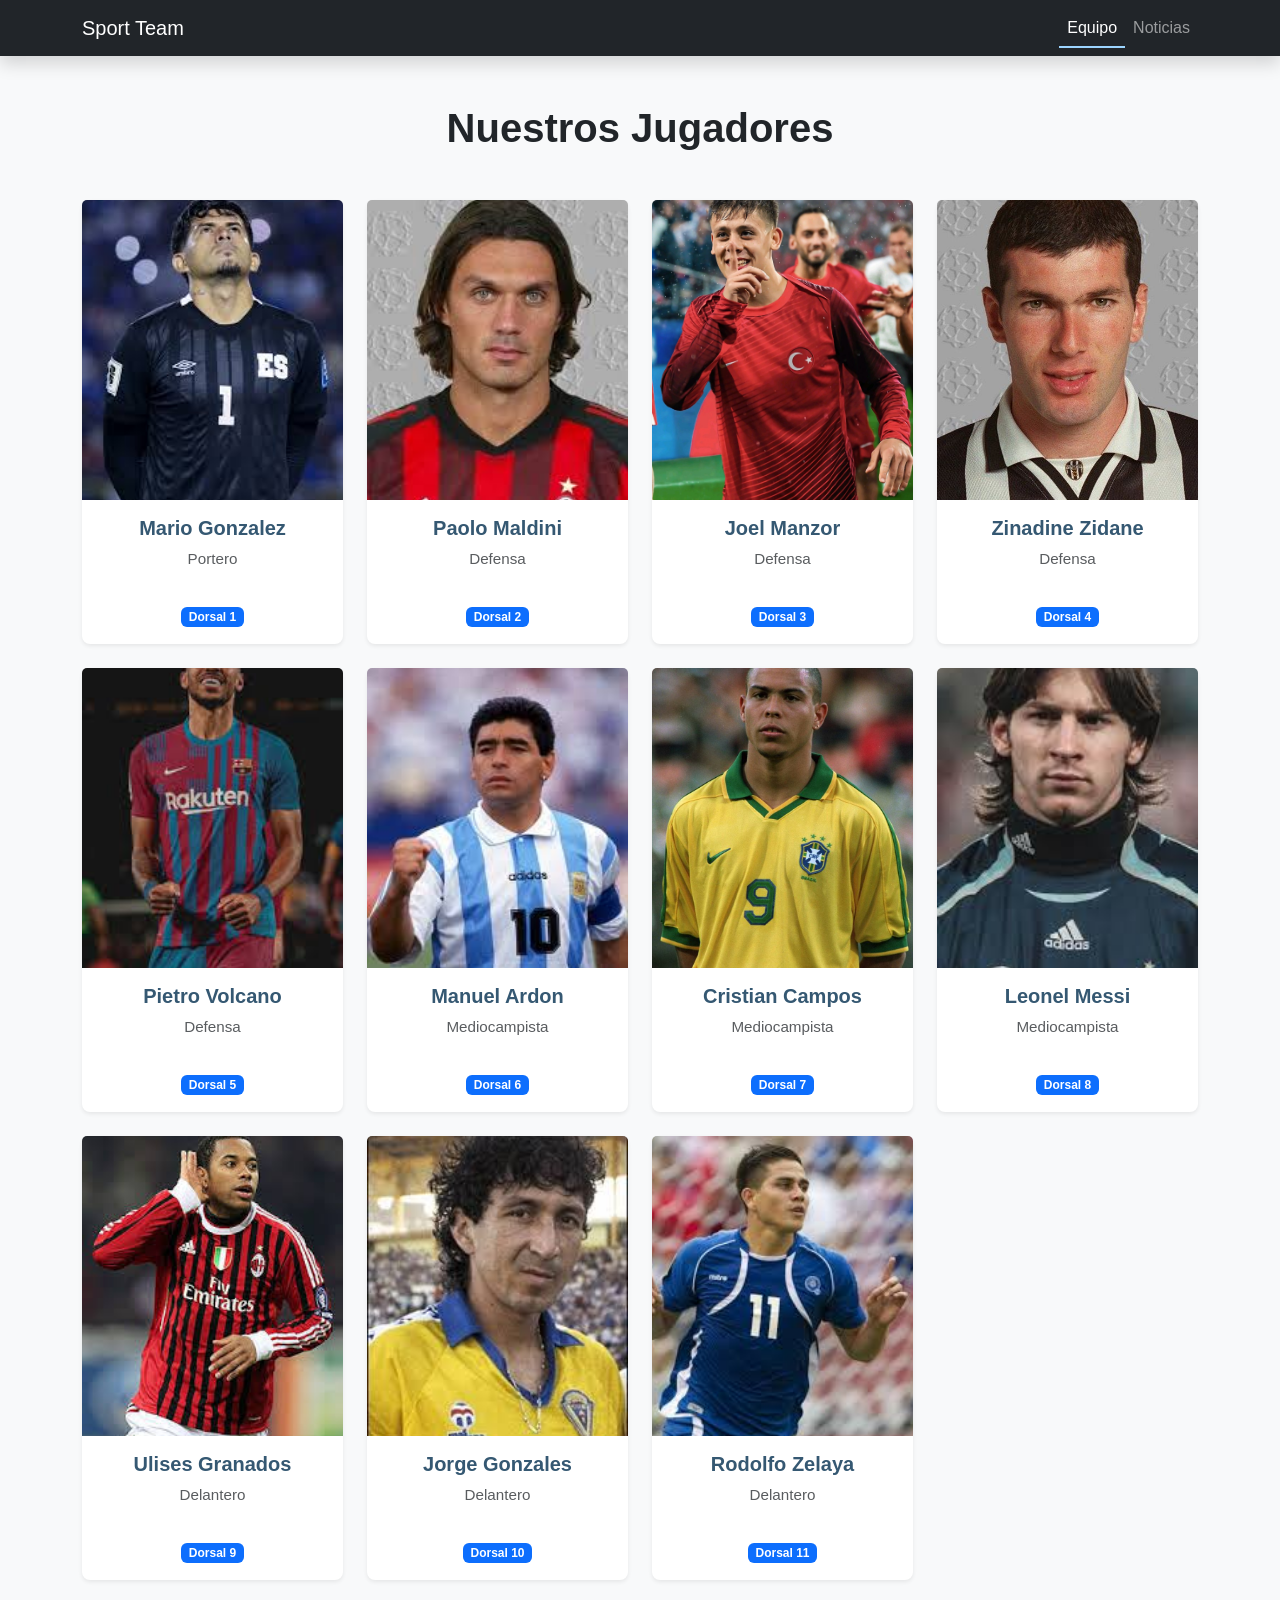
<file: equipo.html>
<!DOCTYPE html>
<html lang="es">

<head>
    <meta charset="UTF-8">
    <meta name="viewport" content="width=device-width, initial-scale=1.0">
    <title>Primer equipo - Sport Team</title>

    <link href="https://cdn.jsdelivr.net/npm/bootstrap@5.3.0/dist/css/bootstrap.min.css" rel="stylesheet">
    
    <link rel="stylesheet" href="assets/css/index.css">

    <style>
        /* Estilos para que las fotos se vean uniformes y profesionales */
        .card-img-top {
            height: 300px;
            object-fit: cover;
            background-color: #f0f0f0;
        }
        .card {
            transition: transform 0.2s;
            border: none;
        }
        .card:hover {
            transform: scale(1.03);
            z-index: 1;
        }
    </style>
</head>

<body class="bg-light">

    <nav class="navbar navbar-expand-lg navbar-dark bg-dark mb-5 shadow">
        <div class="container">
            <a class="navbar-brand" href="index.html">Sport Team</a>
            <div class="navbar-nav">
                <a class="nav-link active" href="equipo.html">Equipo</a>
                <a class="nav-link" href="noticias.html">Noticias</a>
            </div>
        </div>
    </nav>

    <div class="container">
        <h1 class="text-center mb-5 fw-bold">Nuestros Jugadores</h1>

        <div class="row">
            
            <div class="col-12 col-sm-6 col-md-4 col-lg-3 mb-4">
                <div class="card shadow-sm h-100">
                    <img src="assets/img/jug1.jpg" class="card-img-top" alt="Portero">
                    <div class="card-body text-center">
                        <h5 class="card-title">Mario Gonzalez</h5>
                        <p class="card-text text-muted">Portero</p>
                        <span class="badge bg-primary">Dorsal 1</span>
                    </div>
                </div>
            </div>

            <div class="col-12 col-sm-6 col-md-4 col-lg-3 mb-4">
                <div class="card shadow-sm h-100">
                    <img src="assets/img/jug2.jpg" class="card-img-top" alt="Portero">
                    <div class="card-body text-center">
                        <h5 class="card-title">Paolo Maldini</h5>
                        <p class="card-text text-muted">Defensa</p>
                        <span class="badge bg-primary">Dorsal 2</span>
                    </div>
                </div>
            </div>

             <div class="col-12 col-sm-6 col-md-4 col-lg-3 mb-4">
                <div class="card shadow-sm h-100">
                    <img src="assets/img/jug3.jpg" class="card-img-top" alt="Portero">
                    <div class="card-body text-center">
                        <h5 class="card-title">Joel Manzor</h5>
                        <p class="card-text text-muted">Defensa</p>
                        <span class="badge bg-primary">Dorsal 3</span>
                    </div>
                </div>
            </div>

            <div class="col-12 col-sm-6 col-md-4 col-lg-3 mb-4">
                <div class="card shadow-sm h-100">
                    <img src="assets/img/jug4.jpg" class="card-img-top" alt="Defensa">
                    <div class="card-body text-center">
                        <h5 class="card-title">Zinadine Zidane</h5>
                        <p class="card-text text-muted">Defensa</p>
                        <span class="badge bg-primary">Dorsal 4</span>
                    </div>
                </div>
            </div>

              <div class="col-12 col-sm-6 col-md-4 col-lg-3 mb-4">
                <div class="card shadow-sm h-100">
                    <img src="assets/img/jug5.jpg" class="card-img-top" alt="Defensa">
                    <div class="card-body text-center">
                        <h5 class="card-title">Pietro Volcano</h5>
                        <p class="card-text text-muted">Defensa</p>
                        <span class="badge bg-primary">Dorsal 5</span>
                    </div>
                </div>
            </div>

             <div class="col-12 col-sm-6 col-md-4 col-lg-3 mb-4">
                <div class="card shadow-sm h-100">
                    <img src="assets/img/jug6.jpg" class="card-img-top" alt="Defensa">
                    <div class="card-body text-center">
                        <h5 class="card-title">Manuel Ardon</h5>
                        <p class="card-text text-muted">Mediocampista</p>
                        <span class="badge bg-primary">Dorsal 6</span>
                    </div>
                </div>
            </div>

            <div class="col-12 col-sm-6 col-md-4 col-lg-3 mb-4">
                <div class="card shadow-sm h-100">
                    <img src="assets/img/jug7.jpg" class="card-img-top" alt="Defensa">
                    <div class="card-body text-center">
                        <h5 class="card-title">Cristian Campos</h5>
                        <p class="card-text text-muted">Mediocampista</p>
                        <span class="badge bg-primary">Dorsal 7</span>
                    </div>
                </div>
            </div>

            <div class="col-12 col-sm-6 col-md-4 col-lg-3 mb-4">
                <div class="card shadow-sm h-100">
                    <img src="assets/img/jug8.jpg" class="card-img-top" alt="Mediocampista">
                    <div class="card-body text-center">
                        <h5 class="card-title">Leonel Messi</h5>
                        <p class="card-text text-muted">Mediocampista</p>
                        <span class="badge bg-primary">Dorsal 8</span>
                    </div>
                </div>
            </div>

<div class="col-12 col-sm-6 col-md-4 col-lg-3 mb-4">
                <div class="card shadow-sm h-100">
                    <img src="assets/img/jug9.jpg" class="card-img-top" alt="Defensa">
                    <div class="card-body text-center">
                        <h5 class="card-title">Ulises Granados</h5>
                        <p class="card-text text-muted">Delantero</p>
                        <span class="badge bg-primary">Dorsal 9</span>
                    </div>
                </div>
            </div>

            <div class="col-12 col-sm-6 col-md-4 col-lg-3 mb-4">
                <div class="card shadow-sm h-100">
                    <img src="assets/img/jug10.jpg" class="card-img-top" alt="Jorge Gonzales">
                    <div class="card-body text-center">
                        <h5 class="card-title">Jorge Gonzales</h5>
                        <p class="card-text text-muted">Delantero</p>
                        <span class="badge bg-primary">Dorsal 10</span>
                    </div>
                </div>
            </div>

            <div class="col-12 col-sm-6 col-md-4 col-lg-3 mb-4">
                <div class="card shadow-sm h-100">
                    <img src="assets/img/jug11.jpg" class="card-img-top" alt="Jorge Gonzales">
                    <div class="card-body text-center">
                        <h5 class="card-title">Rodolfo Zelaya</h5>
                        <p class="card-text text-muted">Delantero</p>
                        <span class="badge bg-primary">Dorsal 11</span>
                    </div>
                </div>
            </div>

        </div> </div> <script src="https://cdn.jsdelivr.net/npm/bootstrap@5.3.0/dist/js/bootstrap.bundle.min.js"></script>
</body>
</html>
</file>
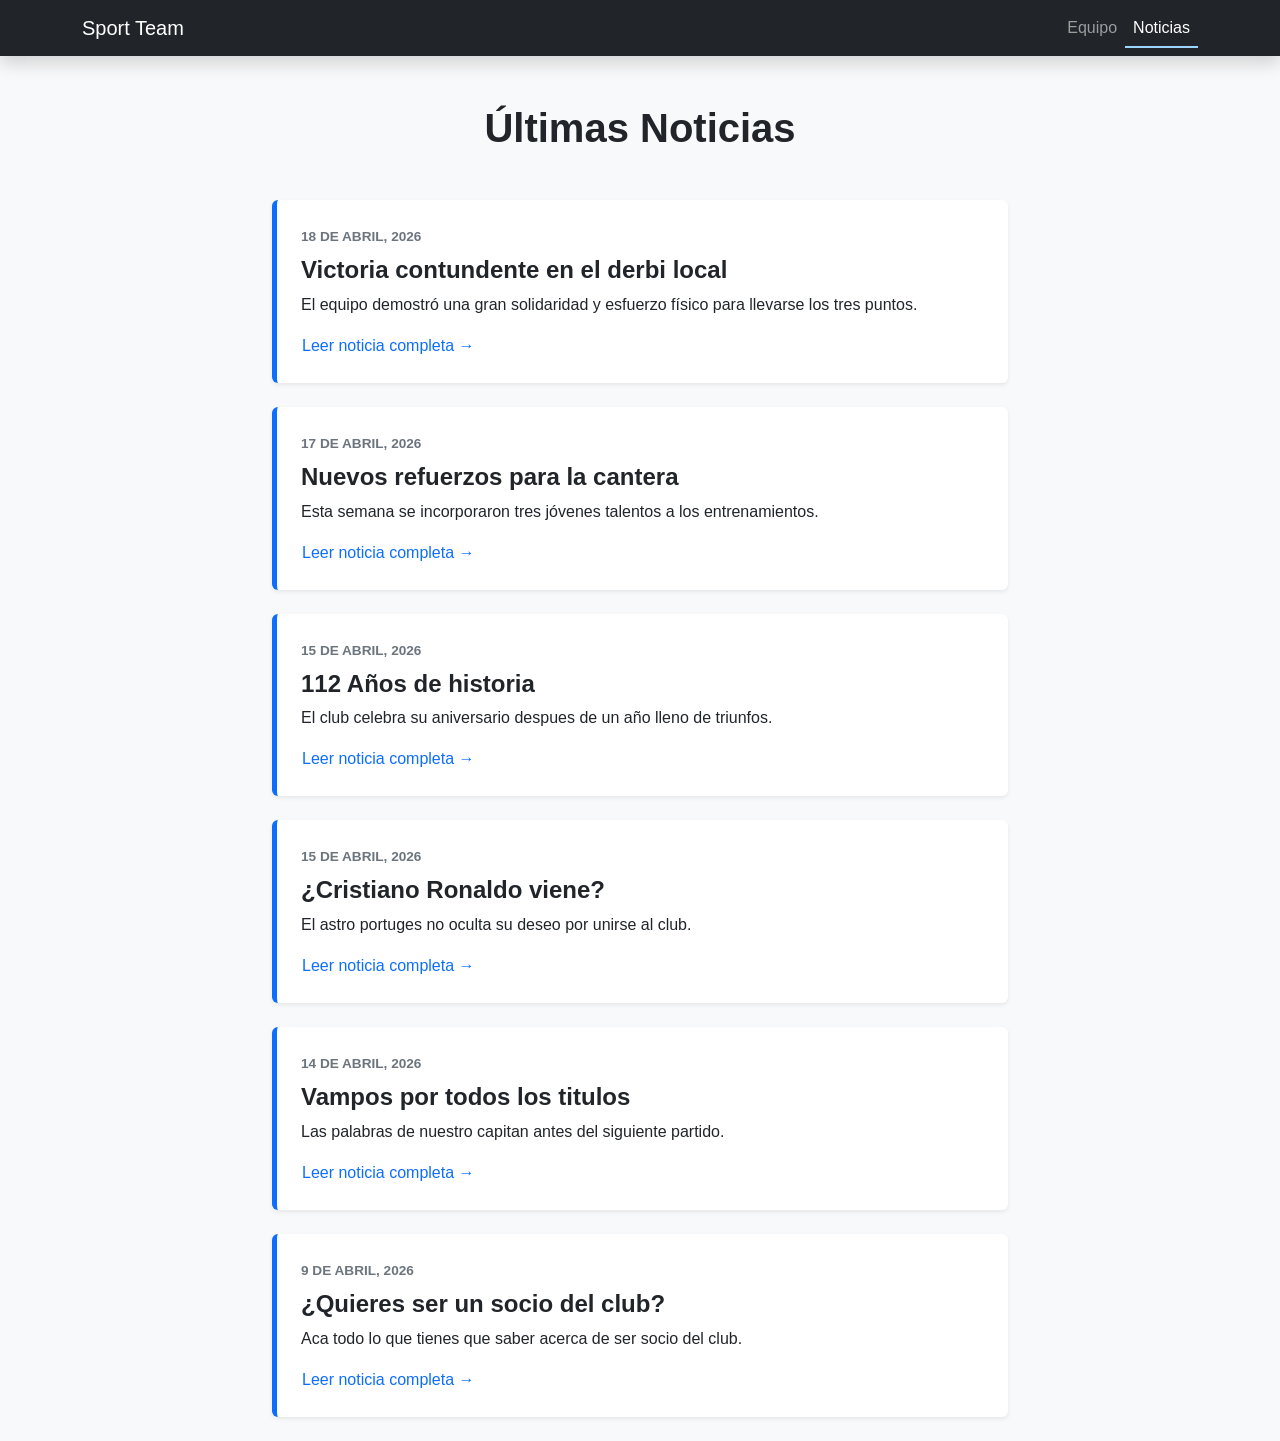
<file: noticias.html>
<!DOCTYPE html>
<html lang="es">
<head>
    <meta charset="UTF-8">
    <meta name="viewport" content="width=device-width, initial-scale=1.0">
    <title>Noticias - Sport Team</title>

    <link href="https://cdn.jsdelivr.net/npm/bootstrap@5.3.0/dist/css/bootstrap.min.css" rel="stylesheet">
    
    <link rel="stylesheet" href="assets/css/index.css">

    <style>
        .noticia-item {
            border-left: 5px solid #0d6efd;
            transition: all 0.3s ease;
            background-color: white;
        }
        .noticia-item:hover {
            background-color: #f8f9fa;
            transform: translateX(10px);
        }
        .fecha-noticia {
            font-size: 0.85rem;
            color: #6c757d;
            font-weight: bold;
        }
    </style>
</head>
<body class="bg-light">

    <nav class="navbar navbar-expand-lg navbar-dark bg-dark mb-5 shadow">
        <div class="container">
            <a class="navbar-brand" href="index.html">Sport Team</a>
            <div class="navbar-nav">
                <a class="nav-link" href="equipo.html">Equipo</a>
                <a class="nav-link active" href="noticias.html">Noticias</a>
            </div>
        </div>
    </nav>

    <div class="container">
        <div class="row justify-content-center">
            <div class="col-lg-8">
                <h1 class="mb-5 fw-bold text-center">Últimas Noticias</h1>

                <article class="noticia-item p-4 mb-4 shadow-sm rounded">
                    <span class="fecha-noticia">18 DE ABRIL, 2026</span>
                    <h2 class="h4 mt-2 fw-bold">Victoria contundente en el derbi local</h2>
                    <p>El equipo demostró una gran solidaridad y esfuerzo físico para llevarse los tres puntos.</p>
                    <a href="#" class="btn btn-link p-0 text-decoration-none">Leer noticia completa →</a>
                </article>

                <article class="noticia-item p-4 mb-4 shadow-sm rounded">
                    <span class="fecha-noticia">17 DE ABRIL, 2026</span>
                    <h2 class="h4 mt-2 fw-bold">Nuevos refuerzos para la cantera</h2>
                    <p>Esta semana se incorporaron tres jóvenes talentos a los entrenamientos.</p>
                    <a href="#" class="btn btn-link p-0 text-decoration-none">Leer noticia completa →</a>
                </article>

                 <article class="noticia-item p-4 mb-4 shadow-sm rounded">
                    <span class="fecha-noticia">15 DE ABRIL, 2026</span>
                    <h2 class="h4 mt-2 fw-bold">112 Años de historia</h2>
                    <p>El club celebra su aniversario despues de un año lleno de triunfos.</p>
                    <a href="#" class="btn btn-link p-0 text-decoration-none">Leer noticia completa →</a>
                </article>

                 <article class="noticia-item p-4 mb-4 shadow-sm rounded">
                    <span class="fecha-noticia">15 DE ABRIL, 2026</span>
                    <h2 class="h4 mt-2 fw-bold">¿Cristiano Ronaldo viene?</h2>
                    <p>El astro portuges no oculta su deseo por unirse al club.</p>
                    <a href="#" class="btn btn-link p-0 text-decoration-none">Leer noticia completa →</a>
                </article>

                <article class="noticia-item p-4 mb-4 shadow-sm rounded">
                    <span class="fecha-noticia">14 DE ABRIL, 2026</span>
                    <h2 class="h4 mt-2 fw-bold">Vampos por todos los titulos</h2>
                    <p>Las palabras de nuestro capitan antes del siguiente partido.</p>
                    <a href="#" class="btn btn-link p-0 text-decoration-none">Leer noticia completa →</a>
                </article>

                <article class="noticia-item p-4 mb-4 shadow-sm rounded">
                    <span class="fecha-noticia">9 DE ABRIL, 2026</span>
                    <h2 class="h4 mt-2 fw-bold">¿Quieres ser un socio del club?</h2>
                    <p>Aca todo lo que tienes que saber acerca de ser socio del club.</p>
                    <a href="#" class="btn btn-link p-0 text-decoration-none">Leer noticia completa →</a>
                </article>
                

            </div>
        </div>
    </div>

    <script src="https://cdn.jsdelivr.net/npm/bootstrap@5.3.0/dist/js/bootstrap.bundle.min.js"></script>
</body>
</html>
</file>
<file: assets/css/index.css>
:root {
  --color1: #355872;
  --color2: #7aaace;
  --color3: #9cd5ff;
  --color4: #f7f8f0;
}

body {
  background-color: #f8f9fa;
  font-family: "Raleway", sans-serif;
}
.raleway {
  font-family: "Raleway", sans-serif;
  font-optical-sizing: auto;
  font-weight: 400;
  font-style: normal;
}
.mainmenu {
  background-color: var(--color1);
  color: var(--color4) !important;
}
.navbar-nav .nav-item a {
  color: var(--color4);
  text-decoration: none;
  margin: 0 10px;
}
.nav-link {
  position: relative;
  transition: color 0.3s ease;
}

.nav-link::after {
  content: "";
  position: absolute;
  width: 0%;
  height: 2px;
  bottom: 0;
  left: 0;
  background-color: var(--color3);
  transition: width 0.3s ease;
}

.nav-link:hover::after {
  width: 100%;
}

.nav-link.active {
  color: var(--color3);
}

.nav-link.active::after {
  width: 100%;
}
.imageproducts {
  height: 200px;
  object-fit: cover;
}

/* Estilos para tarjetas */
.card {
  height: 100%;
  display: flex;
  flex-direction: column;
  border: none;
  border-radius: 8px;
  transition:
    transform 0.3s ease,
    box-shadow 0.3s ease;
}

.card:hover {
  transform: translateY(-5px);
  box-shadow: 0 8px 16px rgba(0, 0, 0, 0.1) !important;
  cursor: pointer;
}

.card-title {
  display: -webkit-box;
  -webkit-box-orient: vertical;
  overflow: hidden;
  font-weight: 600;
  color: var(--color1);
}

.card-text {
  flex-grow: 1;
  min-height: 40px;
  display: -webkit-box;
  -webkit-box-orient: vertical;
  overflow: hidden;
  color: var(--color1);
  font-size: 0.95rem;
}

.card-body .fw-bold {
  font-size: 1.25rem;
  color: var(--color1);
}

.centerimg {
  display: block;
  margin: 0 auto;
}

.noticia-item {
  border-left: 5px solid #0d6efd;
  transition: all 0.3s ease;
  background-color: white;
}
.noticia-item:hover {
  background-color: #f8f9fa;
  transform: translateX(10px);
}
.fecha-noticia {
  font-size: 0.85rem;
  color: #6c757d;
  font-weight: bold;
}
/* Responsive page improvements */
.hero-section img {
  height: 100%;
  min-height: 320px;
}
.card-img-top {
  height: 300px;
  object-fit: cover;
  background-color: #f0f0f0;
}
.card {
  transition: transform 0.2s;
  border: none;
}
.card:hover {
  transform: scale(1.03);
  z-index: 1;
}

.hero-club {
  background:
    linear-gradient(rgba(0, 0, 0, 0.7), rgba(0, 0, 0, 0.7)),
    url("../images/slide4.jpg");
  background-size: cover;
  background-position: center;
  color: white;
  padding: 80px 0;
}
.card-custom {
  transition: transform 0.3s ease;
  border: none;
}
.card-custom:hover {
  transform: translateY(-10px);
}

@media (max-width: 768px) {
  .hero-section {
    height: 55vh;
  }

  .match-teams {
    width: 100%;
  }

  .bg-gray-900 .flex {
    justify-content: center;
  }

  .bg-gray-900 .flex img {
    width: 5.5rem;
  }
}

@media (max-width: 640px) {
  .relative.overflow-x-auto {
    margin: 0 -1rem;
    padding: 0 1rem;
  }
  /*contactos */
  .form1 {
    border: 2px solid var(--color4);
    border-radius: 10px;
    padding: 20px;
  }

  .informacion-contactos {
    display: flex;
    flex-direction: row;
    justify-content: center;
    gap: 30px;
  }

  .Filas-contactos {
    flex: 1;
    max-width: 300px;
    text-align: center;
    padding: 25px 30px;
    border-right: 2px solid black;
  }
  .Filas-contactos:last-child {
    border-right: none;
  }

  .form-control {
    width: 250px;
    padding: 8px;
    border: 2px solid gray;
    border-radius: 8px;
  }

  .pie {
    height: 115px;
    background-color: #355872;
  }

  .redes {
    width: 30px;
    display: flex;
  }

  .footer {
    background-color: #355872;
    color: white;
    width: 100%;
    padding: 20px;
    text-align: center;
  }

  .indexCarousel {
    padding: 50px 0;
    position: relative;
  }

  .caro-title {
    font-size: 3rem;
    font-weight: 600;
    color: #2c3e50;
  }

  .caro-subtitle {
    color: #6c757d;
    margin: 20px 0;
    max-width: 500px;
  }

  .btn-custom {
    background-color: #355872;
    color: #f7f8f0;
    padding: 10px 25px;
  }

  .btn-custom:hover {
    background-color: #9cd5ff;
    color: black;
    font-weight: 500;
  }

  .promo-card {
    background: #7aaace;
    border-radius: 20px;
    padding: 30px;
    color: white;
    position: relative;
  }

  .promo-card img {
    border-radius: 15px;
    max-width: 100%;
  }

  .carousel-indicators [data-bs-target] {
    background-color: #9cd5ff;
    width: 12px;
    height: 12px;
    border-radius: 50%;
  }

  .carousel-control-prev,
  .carousel-control-next {
    width: 50px;
    height: 50px;
    background-color: #355872;
    border-radius: 50%;
    top: 50%;
    transform: translateY(-50%);
  }

  .card-option {
    background-color: var(--color4);
    padding: 15px;
    margin: 5px;
  }

  .beneficios {
    background: #f2f2f2;
    padding: 40px 0;
  }

  .icon {
    font-size: 40px;
    color: #3f51b5;
  }

  .beneficios-text {
    margin-left: 15px;
  }

  .beneficios-title {
    font-weight: 600;
  }
  .Comunidad-box {
    background: white;
    border-radius: 12px;
    padding: 40px;
    box-shadow: 0 4px 15px rgba(0, 0, 0, 0.08);
  }

  .book-img {
    border-radius: 10px;
    width: 100%;
    object-fit: cover;
  }

  .titulo-unete {
    font-family: Georgia, serif;
    font-size: 40px;
    color: #2f3e46;
  }

  .subtitulo-unete {
    color: #6c757d;
    margin-bottom: 25px;
  }

  .btn-suscribirse {
    background: var(--color1);
    border: none;
    padding: 10px 25px;
    color: white;
  }

  .btn-suscribirse:hover {
    background: var(--color2);
  }

  .social-icons {
    margin-top: 20px;
  }

  .social-icons a {
    width: 42px;
    height: 42px;
    display: inline-flex;
    align-items: center;
    justify-content: center;
    background: var(--color1);
    color: white;
    margin-right: 10px;
    text-decoration: none;
    font-size: 18px;
  }
}
</file>
